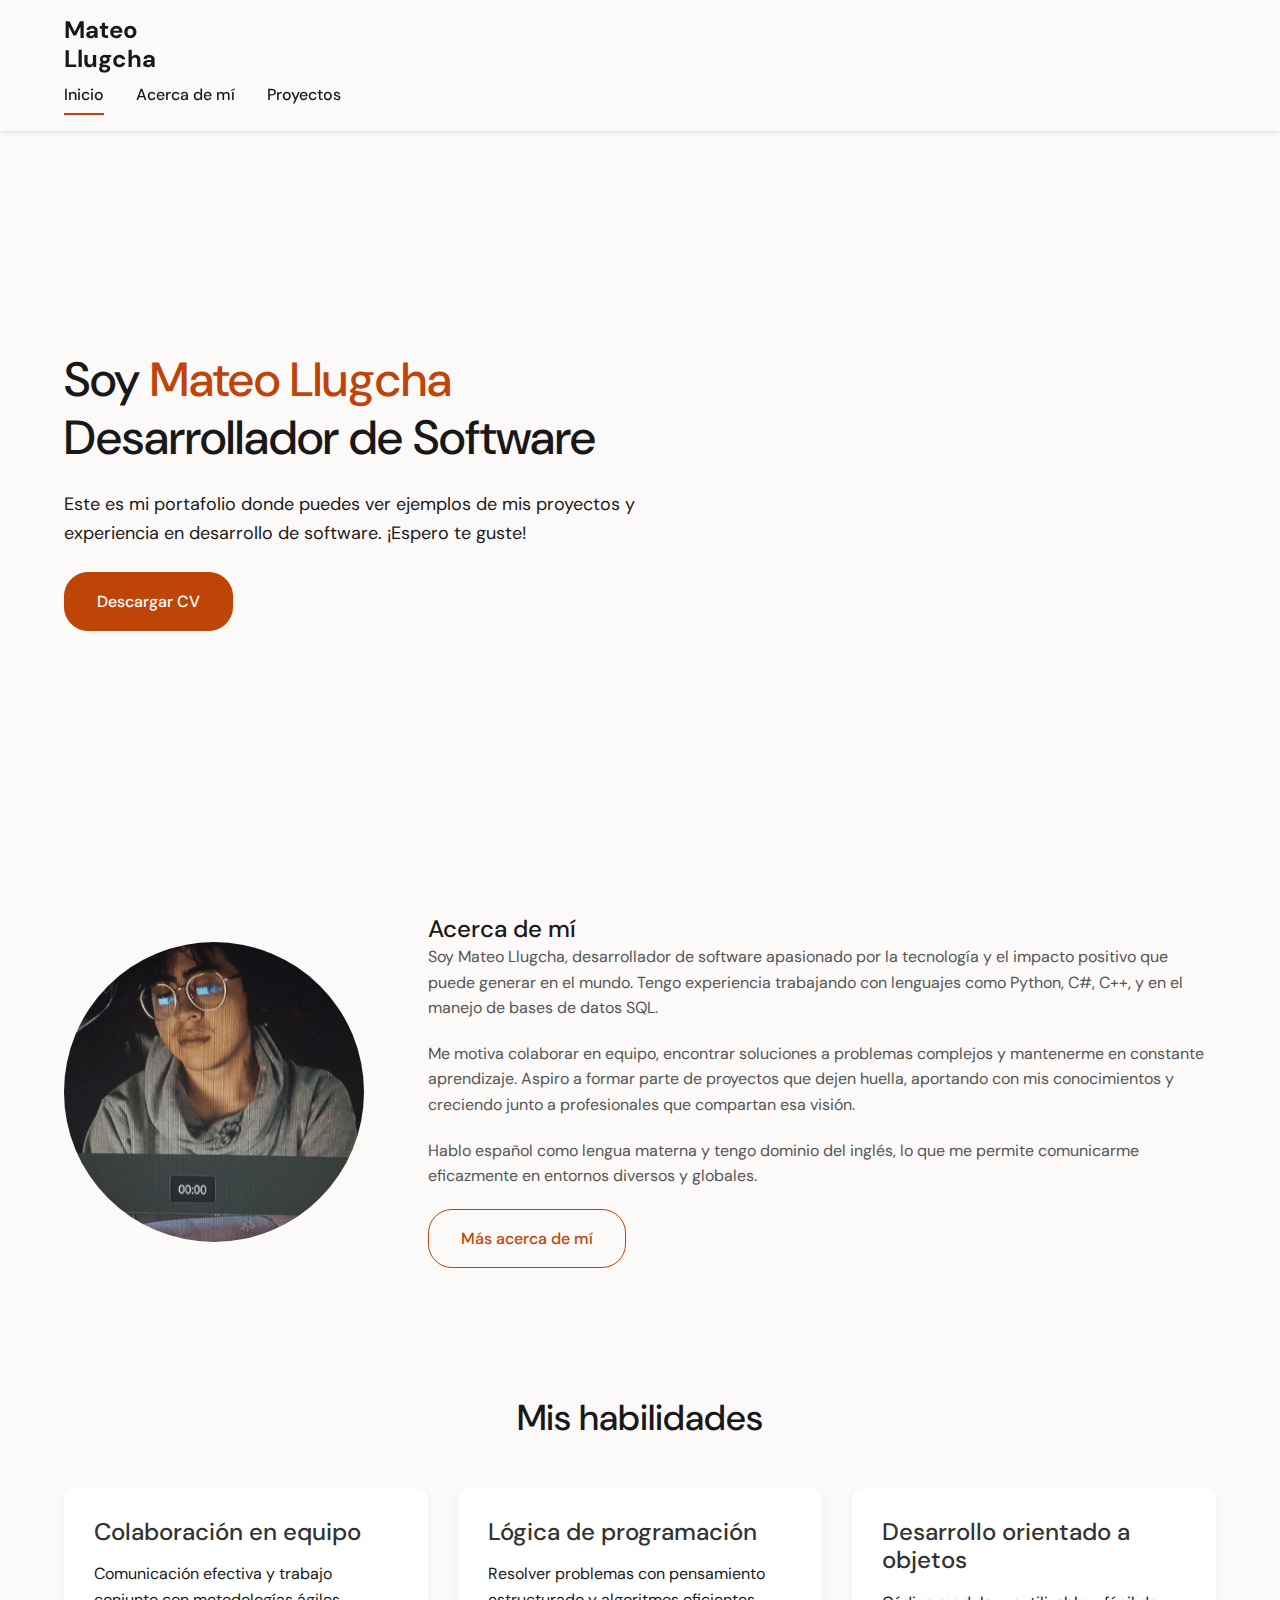
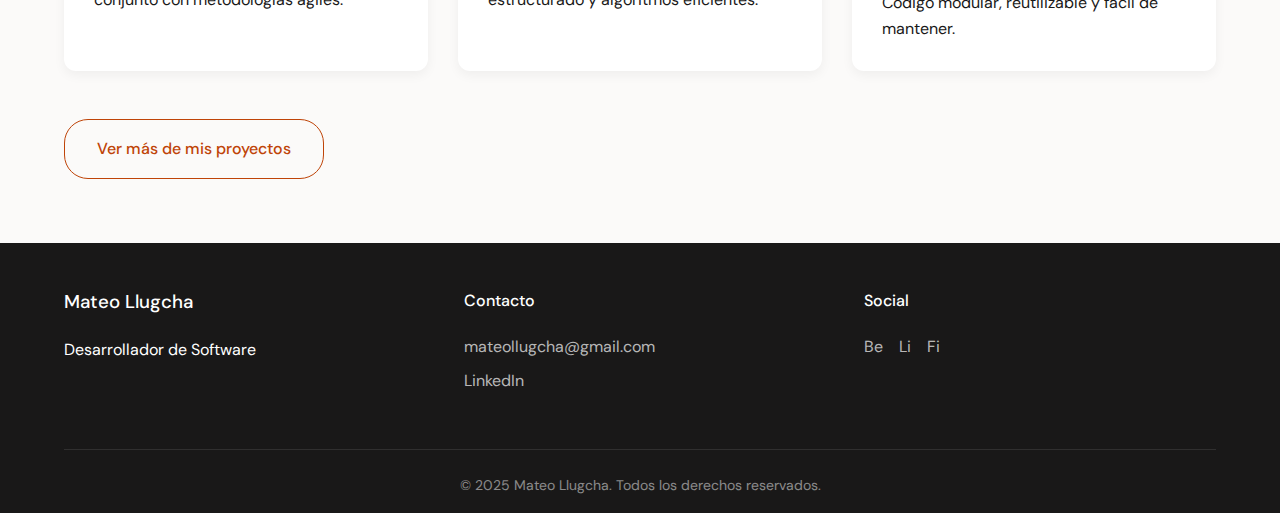
<file: index.html>
<!DOCTYPE html>
<html lang="es">
<head>
    <meta charset="UTF-8">
    <meta name="viewport" content="width=device-width, initial-scale=1.0">
    <title>Mateo Llugcha - Desarrollador de Software</title>
    <link rel="stylesheet" href="css/styles.css">
    <link href="https://fonts.googleapis.com/css2?family=DM+Sans:wght@400;500;700&display=swap" rel="stylesheet">
    <link href="https://fonts.googleapis.com/css2?family=Inter:wght@400;500&display=swap" rel="stylesheet">
</head>
<body>
    <header class="header">
        <div class="container">
            <div class="logo">
                <span>Mateo<br>Llugcha</span>
            </div>
            <nav class="nav">
                <a href="index.html" class="nav-link active">Inicio</a>
                <a href="sobremi.html" class="nav-link">Acerca de mí</a>
                <a href="proyectos.html" class="nav-link">Proyectos</a>
            </nav>
        </div>
    </header>

    <main>
        <section id="inicio" class="hero section">
            <div class="container">
                <div class="hero-content">
                    <h1>Soy <span class="highlight">Mateo Llugcha</span><br>Desarrollador de Software</h1>
                    <p class="hero-text">
                        Este es mi portafolio donde puedes ver ejemplos de mis proyectos y experiencia en desarrollo de software. 
                        ¡Espero te guste!
                    </p>
                        <a href="assets/mi-cv.pdf" download class="btn btn-primary">
                            Descargar CV
                        </a>
                </div>
            </div>
        </section>

        <section id="about" class="about section">
            <div class="container">
                <div class="about-card">
                    <img src="assets/profile.png" alt="Mateo Llugcha" class="profile-img">
                    <div class="about-content">
                        <h2>Acerca de mí</h2>
                        <div class="about-text">
                            <p>
                                Soy Mateo Llugcha, desarrollador de software apasionado por la tecnología y el impacto positivo 
                                que puede generar en el mundo. Tengo experiencia trabajando con lenguajes como Python, C#, C++, 
                                y en el manejo de bases de datos SQL.
                            </p>
                            <p>
                                Me motiva colaborar en equipo, encontrar soluciones a problemas complejos y mantenerme en 
                                constante aprendizaje. Aspiro a formar parte de proyectos que dejen huella, aportando con mis 
                                conocimientos y creciendo junto a profesionales que compartan esa visión.
                            </p>
                            <p>
                                Hablo español como lengua materna y tengo dominio del inglés, lo que me permite comunicarme 
                                eficazmente en entornos diversos y globales.
                            </p>
                        </div>
                        <a class="btn btn-outline" href="sobremi.html">
                            Más acerca de mí
                        </a>
                    </div>
                </div>
            </div>
        </section>

        <section id="skills" class="skills section">
            <div class="container">
                <h2 class="section-title">Mis habilidades</h2>
                <div class="skills-grid">
                    <div class="skill-card">
                        <h3>Colaboración en equipo</h3>
                        <p>Comunicación efectiva y trabajo conjunto con metodologías ágiles.</p>
                    </div>
                    <div class="skill-card">
                        <h3>Lógica de programación</h3>
                        <p>Resolver problemas con pensamiento estructurado y algoritmos eficientes.</p>
                    </div>
                    <div class="skill-card">
                        <h3>Desarrollo orientado a objetos</h3>
                        <p>Código modular, reutilizable y fácil de mantener.</p>
                    </div>
                </div>
                <a class="btn btn-outline" href="proyectos.html">
                    Ver más de mis proyectos
                </a>
            </div>
        </section>
    </main>

    <footer class="footer">
        <div class="container">
            <div class="footer-content">
                <div class="footer-section">
                    <h3>Mateo Llugcha</h3>
                    <p>Desarrollador de Software</p>
                </div>
                <div class="footer-section">
                    <h4>Contacto</h4>
                    <a href="mailto:mateollugcha@gmail.com">mateollugcha@gmail.com</a>
                    <a href="#">LinkedIn</a>
                </div>
                <div class="footer-section">
                    <h4>Social</h4>
                    <div class="social-links">
                        <a href="#" aria-label="Behance">Be</a>
                        <a href="#" aria-label="LinkedIn">Li</a>
                        <a href="#" aria-label="Figma">Fi</a>
                    </div>
                </div>
            </div>
            <div class="copyright">
                <p>© 2025 Mateo Llugcha. Todos los derechos reservados.</p>
            </div>
        </div>
    </footer>
</body>
</html>
</file>
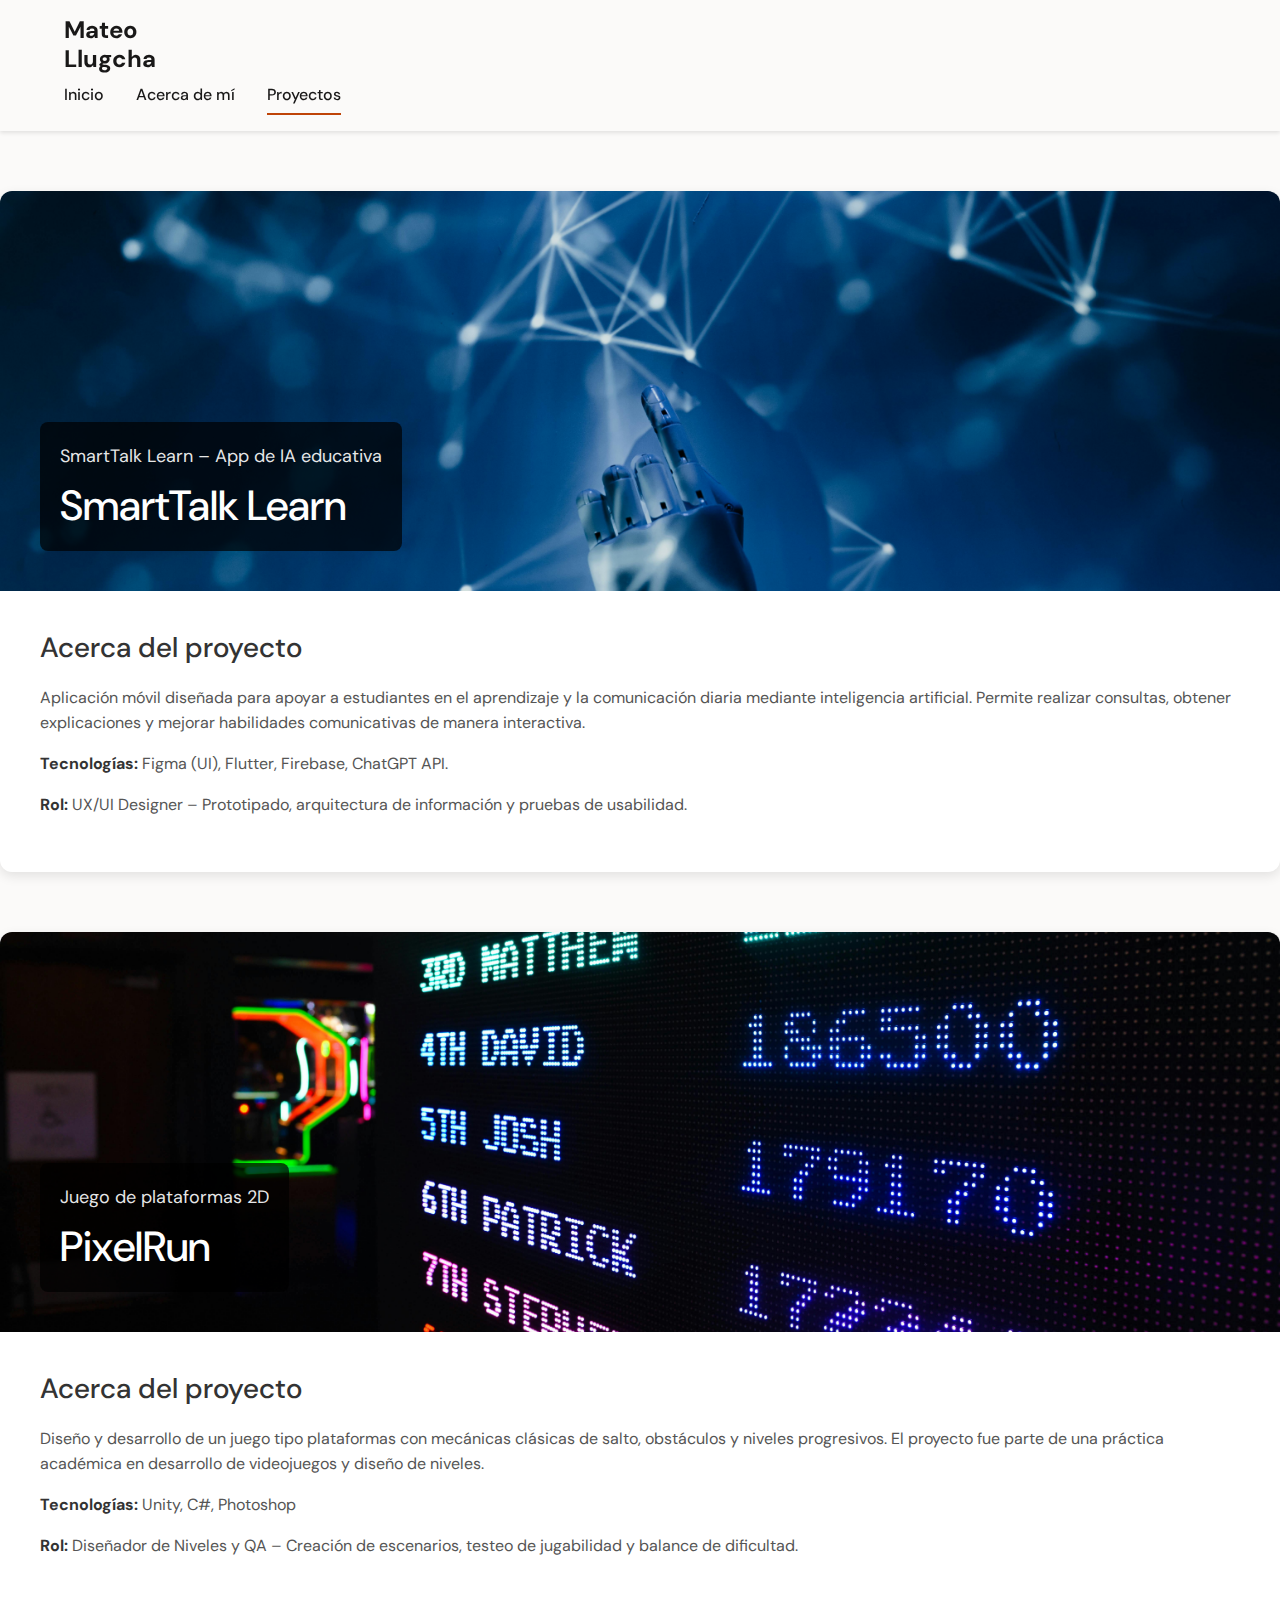
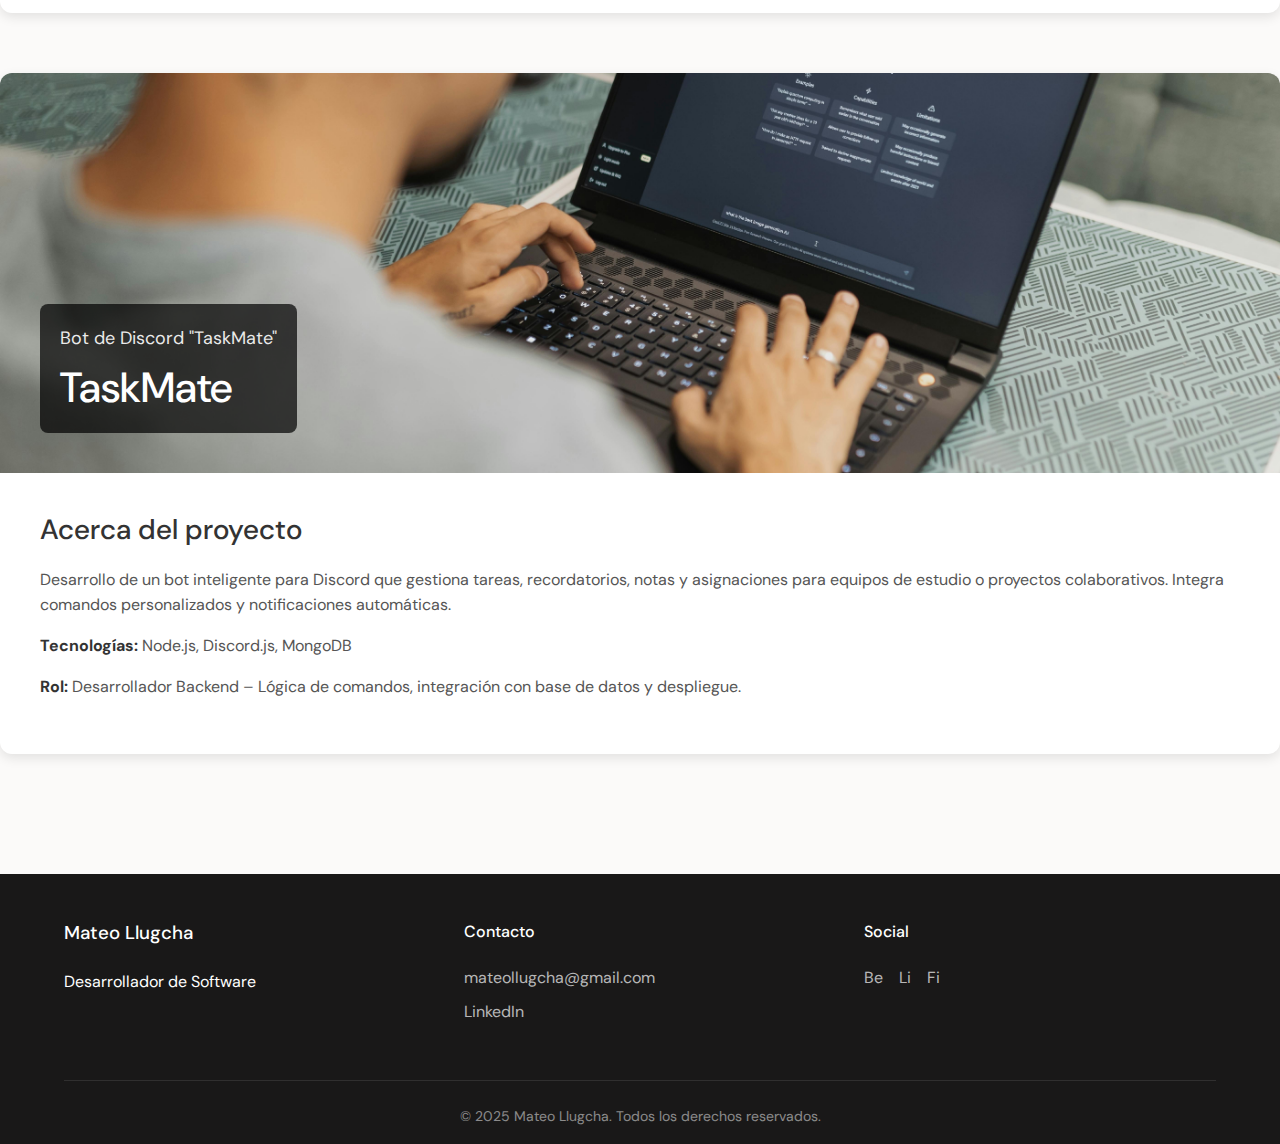
<file: proyectos.html>
<!DOCTYPE html>
<html lang="es">
<head>
    <meta charset="UTF-8">
    <meta name="viewport" content="width=device-width, initial-scale=1.0">
    <title>Mateo Llugcha - Desarrollador de Software</title>
    <link rel="stylesheet" href="css/styles.css">
    <link href="https://fonts.googleapis.com/css2?family=DM+Sans:wght@400;500;700&display=swap" rel="stylesheet">
    <link href="https://fonts.googleapis.com/css2?family=Inter:wght@400;500&display=swap" rel="stylesheet">
</head>
<body>
    <header class="header">
        <div class="container">
            <div class="logo">
                <span>Mateo<br>Llugcha</span>
            </div>
            <nav class="nav">
                <a href="index.html" class="nav-link">Inicio</a>
                <a href="sobremi.html" class="nav-link">Acerca de mí</a>
                <a href="proyectos.html" class="nav-link active">Proyectos</a>
            </nav>
        </div>
    </header>

    <main class="projects-main">
        <section class="projects-section">
            <div class="project-card">
                <div class="project-cover" style="background-image: url('assets/SmartTalk.jpg');">
                    <div class="project-header">
                        <span class="project-subtitle">SmartTalk Learn – App de IA educativa</span>
                        <h2 class="project-title">SmartTalk Learn</h2>
                    </div>
                </div>
                <div class="project-details">
                    <h3>Acerca del proyecto</h3>
                    <p>
                        Aplicación móvil diseñada para apoyar a estudiantes en el aprendizaje y la comunicación diaria 
                        mediante inteligencia artificial. Permite realizar consultas, obtener explicaciones y mejorar 
                        habilidades comunicativas de manera interactiva.
                    </p>
                    <p>
                        <strong>Tecnologías:</strong> Figma (UI), Flutter, Firebase, ChatGPT API.
                    </p>
                    <p>
                        <strong>Rol:</strong> UX/UI Designer – Prototipado, arquitectura de información y pruebas de usabilidad.
                    </p>
                </div>
            </div>

            <div class="project-card">
                <div class="project-cover" style="background-image: url('assets/pixelrun.jpg');">
                    <div class="project-header">
                        <span class="project-subtitle">Juego de plataformas 2D</span>
                        <h2 class="project-title">PixelRun</h2>
                    </div>
                </div>
                <div class="project-details">
                    <h3>Acerca del proyecto</h3>
                    <p>
                        Diseño y desarrollo de un juego tipo plataformas con mecánicas clásicas de salto, obstáculos 
                        y niveles progresivos. El proyecto fue parte de una práctica académica en desarrollo de 
                        videojuegos y diseño de niveles.
                    </p>
                    <p>
                        <strong>Tecnologías:</strong> Unity, C#, Photoshop
                    </p>
                    <p>
                        <strong>Rol:</strong> Diseñador de Niveles y QA – Creación de escenarios, testeo de jugabilidad 
                        y balance de dificultad.
                    </p>
                </div>
            </div>

            <div class="project-card">
                <div class="project-cover" style="background-image: url('assets/discord.jpg');">
                    <div class="project-header">
                        <span class="project-subtitle">Bot de Discord "TaskMate"</span>
                        <h2 class="project-title">TaskMate</h2>
                    </div>
                </div>
                <div class="project-details">
                    <h3>Acerca del proyecto</h3>
                    <p>
                        Desarrollo de un bot inteligente para Discord que gestiona tareas, recordatorios, notas y 
                        asignaciones para equipos de estudio o proyectos colaborativos. Integra comandos 
                        personalizados y notificaciones automáticas.
                    </p>
                    <p>
                        <strong>Tecnologías:</strong> Node.js, Discord.js, MongoDB
                    </p>
                    <p>
                        <strong>Rol:</strong> Desarrollador Backend – Lógica de comandos, integración con base de 
                        datos y despliegue.
                    </p>
                </div>
            </div>
        </section>
    </main>

    <footer class="footer">
        <div class="container">
            <div class="footer-content">
                <div class="footer-section">
                    <h3>Mateo Llugcha</h3>
                    <p>Desarrollador de Software</p>
                </div>
                <div class="footer-section">
                    <h4>Contacto</h4>
                    <a href="mailto:mateollugcha@gmail.com">mateollugcha@gmail.com</a>
                    <a href="#">LinkedIn</a>
                </div>
                <div class="footer-section">
                    <h4>Social</h4>
                    <div class="social-links">
                        <a href="#" aria-label="Behance">Be</a>
                        <a href="#" aria-label="LinkedIn">Li</a>
                        <a href="#" aria-label="Figma">Fi</a>
                    </div>
                </div>
            </div>
            <div class="copyright">
                <p>© 2025 Mateo Llugcha. Todos los derechos reservados.</p>
            </div>
        </div>
    </footer>
</body>
</html>
</file>
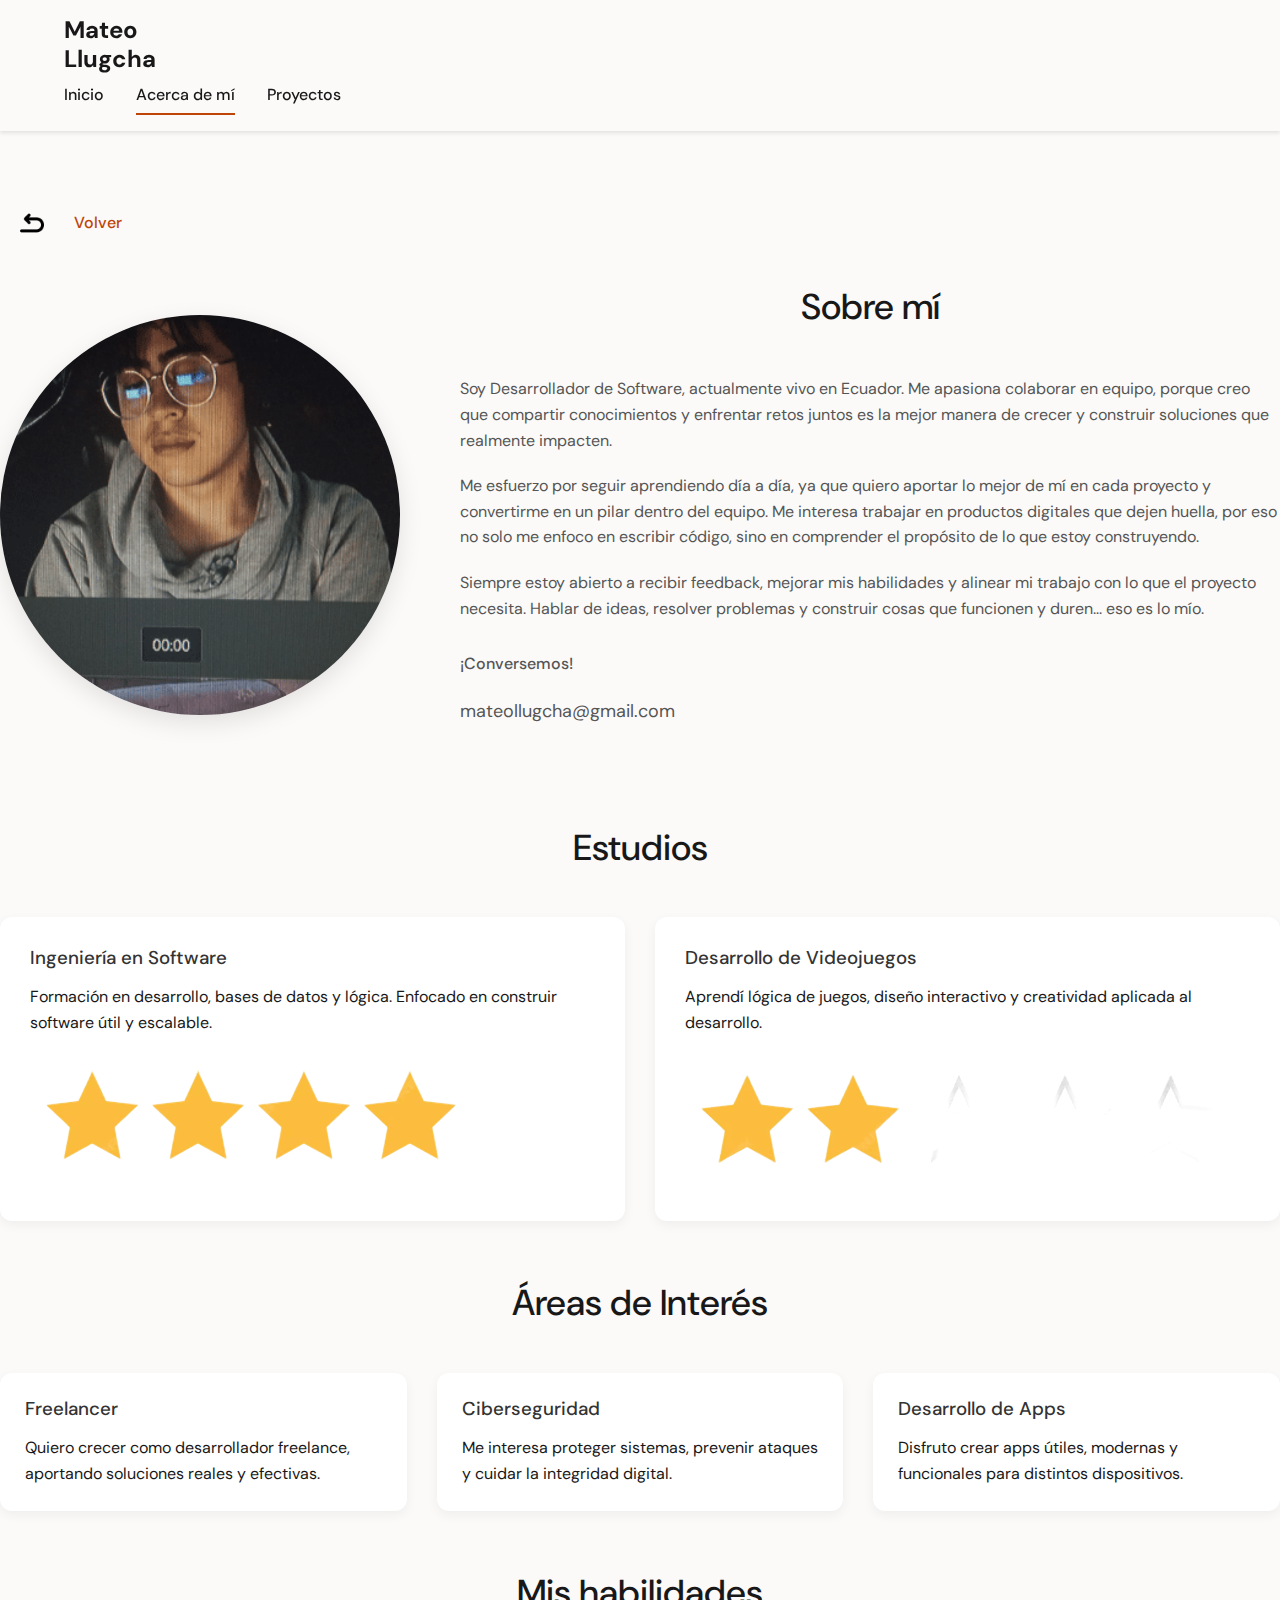
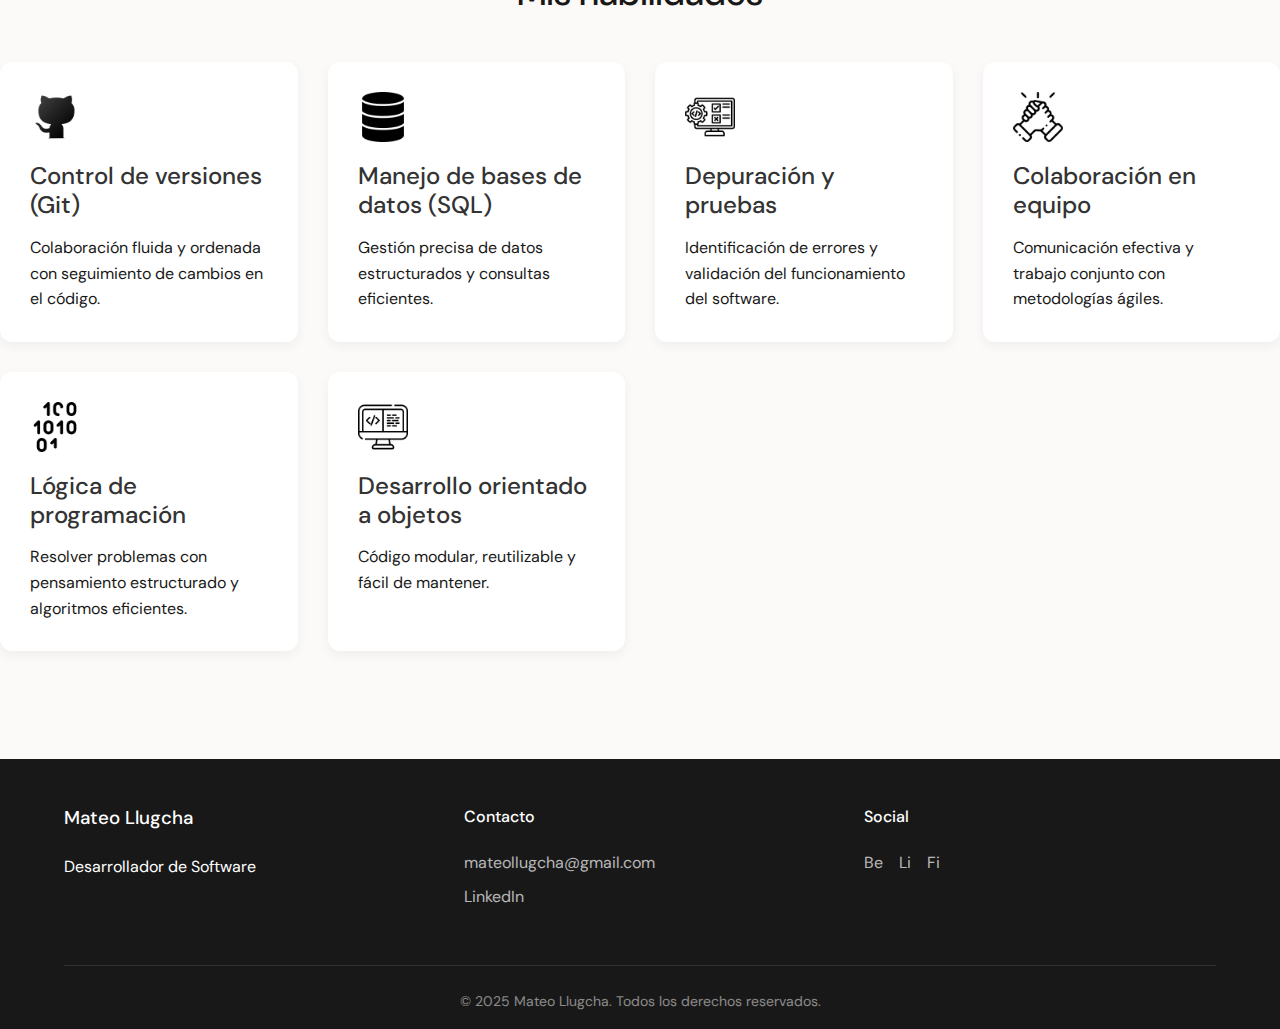
<file: sobremi.html>
<!DOCTYPE html>
<html lang="es">
<head>
    <meta charset="UTF-8">
    <meta name="viewport" content="width=device-width, initial-scale=1.0">
    <title>Mateo Llugcha - Desarrollador de Software</title>
    <link rel="stylesheet" href="css/styles.css">
    <link href="https://fonts.googleapis.com/css2?family=DM+Sans:wght@400;500;700&display=swap" rel="stylesheet">
    <link href="https://fonts.googleapis.com/css2?family=Inter:wght@400;500&display=swap" rel="stylesheet">
</head>
<body>
    <header class="header">
        <div class="container">
            <div class="logo">
                <span>Mateo<br>Llugcha</span>
            </div>
            <nav class="nav">
                <a href="index.html" class="nav-link ">Inicio</a>
                <a href="sobremi.html" class="nav-link active">Acerca de mí</a>
                <a href="proyectos.html" class="nav-link">Proyectos</a>
            </nav>
        </div>
    </header>

    <main class="about-me-main">
        <div class="back-button">
            <a href="index.html" class="btn-back">
                <img src="assets\volver.png" alt="Volver">
                <span>Volver</span>
            </a>
        </div>

        <section class="about-section">
            <div class="about-profile">
                <img src="assets/profile.png" alt="Mateo Llugcha" class="profile-image">
                <div class="about-content">
                    <h1 class="section-title">Sobre mí</h1>
                    <div class="about-text">
                        <p>
                            Soy Desarrollador de Software, actualmente vivo en Ecuador. Me apasiona colaborar en equipo, 
                            porque creo que compartir conocimientos y enfrentar retos juntos es la mejor manera de crecer 
                            y construir soluciones que realmente impacten.
                        </p>
                        <p>
                            Me esfuerzo por seguir aprendiendo día a día, ya que quiero aportar lo mejor de mí en cada 
                            proyecto y convertirme en un pilar dentro del equipo. Me interesa trabajar en productos 
                            digitales que dejen huella, por eso no solo me enfoco en escribir código, sino en comprender 
                            el propósito de lo que estoy construyendo.
                        </p>
                        <p>
                            Siempre estoy abierto a recibir feedback, mejorar mis habilidades y alinear mi trabajo con 
                            lo que el proyecto necesita. Hablar de ideas, resolver problemas y construir cosas que 
                            funcionen y duren... eso es lo mío.
                        </p>
                        <div class="contact-info">
                            <p class="highlight">¡Conversemos!</p>
                            <p class="email">mateollugcha@gmail.com</p>
                        </div>
                    </div>
                </div>
            </div>
        </section>

        <section class="education-section">
            <h2 class="section-title">Estudios</h2>
            <div class="education-cards">
                <div class="education-card">
                    <h3>Ingeniería en Software</h3>
                    <p>
                        Formación en desarrollo, bases de datos y lógica. Enfocado en construir software útil y escalable.
                    </p>
                    <div class="stars">
                        <img src="assets/4estre.png" alt="Calificación">
                    </div>
                </div>
                <div class="education-card">
                    <h3>Desarrollo de Videojuegos</h3>
                    <p>
                        Aprendí lógica de juegos, diseño interactivo y creatividad aplicada al desarrollo.
                    </p>
                    <div class="stars">
                        <img src="assets/2estre.png" alt="Calificación">
                    </div>
                </div>
            </div>
        </section>

        <section class="interests-section">
            <h2 class="section-title">Áreas de Interés</h2>
            <div class="interests-grid">
                <div class="interest-card">
                    <h3>Freelancer</h3>
                    <p>
                        Quiero crecer como desarrollador freelance, aportando soluciones reales y efectivas.
                    </p>
                </div>
                <div class="interest-card">
                    <h3>Ciberseguridad</h3>
                    <p>
                        Me interesa proteger sistemas, prevenir ataques y cuidar la integridad digital.
                    </p>
                </div>
                <div class="interest-card">
                    <h3>Desarrollo de Apps</h3>
                    <p>
                        Disfruto crear apps útiles, modernas y funcionales para distintos dispositivos.
                    </p>
                </div>
            </div>
        </section>

        <section class="skills-section">
            <h2 class="section-title">Mis habilidades</h2>
            <div class="skills-grid">
                <div class="skill-card">
                    <img src="assets/github.png" alt="Código">
                    <h3>Control de versiones (Git)</h3>
                    <p>
                        Colaboración fluida y ordenada con seguimiento de cambios en el código.
                    </p>
                </div>
                <div class="skill-card">
                    <img src="assets/base-de-datos.png" alt="Base de datos">
                    <h3>Manejo de bases de datos (SQL)</h3>
                    <p>
                        Gestión precisa de datos estructurados y consultas eficientes.
                    </p>
                </div>
                <div class="skill-card">
                    <img src="assets/pruebas.png" alt="Pruebas">
                    <h3>Depuración y pruebas</h3>
                    <p>
                        Identificación de errores y validación del funcionamiento del software.
                    </p>
                </div>
                <div class="skill-card">
                    <img src="assets/apoyar.png" alt="Equipo">
                    <h3>Colaboración en equipo</h3>
                    <p>
                        Comunicación efectiva y trabajo conjunto con metodologías ágiles.
                    </p>
                </div>
                <div class="skill-card">
                    <img src="assets/codigo-binario.png" alt="Lógica">
                    <h3>Lógica de programación</h3>
                    <p>
                        Resolver problemas con pensamiento estructurado y algoritmos eficientes.
                    </p>
                </div>
                <div class="skill-card">
                    <img src="assets/codigo.png" alt="Desarrollo">
                    <h3>Desarrollo orientado a objetos</h3>
                    <p>
                        Código modular, reutilizable y fácil de mantener.
                    </p>
                </div>
            </div>
        </section>
    </main>

    <footer class="footer">
        <div class="container">
            <div class="footer-content">
                <div class="footer-section">
                    <h3>Mateo Llugcha</h3>
                    <p>Desarrollador de Software</p>
                </div>
                <div class="footer-section">
                    <h4>Contacto</h4>
                    <a href="mailto:mateollugcha@gmail.com">mateollugcha@gmail.com</a>
                    <a href="#">LinkedIn</a>
                </div>
                <div class="footer-section">
                    <h4>Social</h4>
                    <div class="social-links">
                        <a href="#" aria-label="Behance">Be</a>
                        <a href="#" aria-label="LinkedIn">Li</a>
                        <a href="#" aria-label="Figma">Fi</a>
                    </div>
                </div>
            </div>
            <div class="copyright">
                <p>© 2025 Mateo Llugcha. Todos los derechos reservados.</p>
            </div>
        </div>
    </footer>
</body>
</html>
</file>
<file: css/styles.css>
/* Variables */
:root {
    /* Colores */
    --primary: #BF4408;
    --primary-hover: #E65103;
    --secondary: #FFFFFF;
    --secondary-hover: #FBF1EB;
    --dark: #191818;
    --light: #FBFAF9;
    --accent: #F5D1B0;
    
    /* Espacios */
    --space-xs: 8px;
    --space-sm: 16px;
    --space-md: 24px;
    --space-lg: 32px;
    --space-xl: 48px;
    --space-xxl: 64px;
    
    /* Tamaños */
    --max-width: 1200px;
    
    /* Bordes */
    --radius-sm: 4px;
    --radius-md: 8px;
    --radius-lg: 24px;
    --radius-round: 50%;
}

/* Base */
* {
    margin: 0;
    padding: 0;
    box-sizing: border-box;
}

body {
    font-family: 'DM Sans', sans-serif;
    color: var(--dark);
    background: var(--light);
    line-height: 1.6;
}

h1, h2, h3, h4 {
    font-weight: 500;
    line-height: 1.2;
}

a {
    text-decoration: none;
    color: inherit;
}

img {
    max-width: 100%;
    height: auto;
    display: block;
}

.container {
    width: 100%;
    max-width: var(--max-width);
    margin: 0 auto;
    padding: 0 var(--space-md);
}

.section {
    padding: var(--space-xxl) 0;
}

.highlight {
    color: var(--primary);
}

.center {
    display: block;
    margin: 0 auto;
    text-align: center;
}

/* Header */
.header {
    padding: var(--space-sm) 0;
    position: sticky;
    top: 0;
    background: var(--light);
    z-index: 100;
    box-shadow: 0 2px 4px rgba(0,0,0,0.1);
}

.logo {
    font-size: 24px;
    font-weight: 700;
    line-height: 1.2;
}

.nav {
    display: flex;
    gap: var(--space-lg);
}

.nav-link {
    font-weight: 500;
    padding: var(--space-xs) 0;
    position: relative;
}

.nav-link.active::after {
    content: '';
    position: absolute;
    bottom: 0;
    left: 0;
    width: 100%;
    height: 2px;
    background: var(--primary);
}

/* Hero */
.hero {
    min-height: 80vh;
    display: flex;
    align-items: center;
}

.hero-content {
    max-width: 600px;
}

.hero h1 {
    font-size: 48px;
    margin-bottom: var(--space-md);
}

.hero-text {
    margin: var(--space-md) 0;
    font-size: 18px;
}

/* About */
.about-card {
    display: flex;
    gap: var(--space-xxl);
    align-items: center;
}

.profile-img {
    width: 300px;
    height: 300px;
    border-radius: var(--radius-round);
    object-fit: cover;
}

.about-content {
    flex: 1;
}

.about-text p {
    margin-bottom: var(--space-md);
}

/* Skills */
.section-title {
    text-align: center;
    margin-bottom: var(--space-xl);
    font-size: 36px;
}

.skills-grid {
    display: grid;
    grid-template-columns: repeat(auto-fit, minmax(300px, 1fr));
    gap: var(--space-lg);
    margin-bottom: var(--space-xl);
}

.skill-card {
    background: var(--secondary);
    padding: var(--space-lg);
    border-radius: var(--radius-md);
    box-shadow: 0 4px 12px rgba(0,0,0,0.05);
    transition: transform 0.3s ease;
}

.skill-card:hover {
    transform: translateY(-5px);
}

.skill-card h3 {
    margin-bottom: var(--space-sm);
    font-size: 24px;
}

/* Footer */
.footer {
    background: var(--dark);
    color: var(--secondary);
    padding: var(--space-xl) 0 var(--space-sm);
}

.footer-content {
    display: grid;
    grid-template-columns: repeat(auto-fit, minmax(200px, 1fr));
    gap: var(--space-xl);
    margin-bottom: var(--space-xl);
}

.footer-section h3, 
.footer-section h4 {
    margin-bottom: var(--space-md);
    color: var(--secondary);
}

.footer-section a {
    display: block;
    margin-bottom: var(--space-xs);
    color: rgba(255,255,255,0.7);
}

.footer-section a:hover {
    color: var(--secondary);
}

.social-links {
    display: flex;
    gap: var(--space-sm);
}

.copyright {
    text-align: center;
    padding-top: var(--space-md);
    border-top: 1px solid rgba(255,255,255,0.1);
    color: rgba(255,255,255,0.5);
    font-size: 14px;
}

/* Botones */
.btn {
    display: inline-flex;
    align-items: center;
    justify-content: center;
    gap: var(--space-xs);
    padding: var(--space-sm) var(--space-lg);
    border-radius: var(--radius-lg);
    font-weight: 500;
    cursor: pointer;
    transition: all 0.3s ease;
}

.btn-primary {
    background: var(--primary);
    color: var(--secondary);
    border: 1px solid var(--primary);
}

.btn-primary:hover {
    background: var(--primary-hover);
    border-color: var(--primary-hover);
}

.btn-outline {
    background: transparent;
    color: var(--primary);
    border: 1px solid var(--primary);
}

.btn-outline:hover {
    background: var(--primary);
    color: var(--secondary);
}

/* Responsive */
@media (max-width: 768px) {
    .hero h1 {
        font-size: 36px;
    }
    
    .about-card {
        flex-direction: column;
        gap: var(--space-xl);
    }
    
    .profile-img {
        width: 200px;
        height: 200px;
    }
    
    .section-title {
        font-size: 30px;
    }
}

@media (max-width: 480px) {
    .nav {
        gap: var(--space-md);
    }
    
    .hero h1 {
        font-size: 28px;
    }
    
    .section {
        padding: var(--space-xl) 0;
    }
    
    .skills-grid {
        grid-template-columns: 1fr;
    }
}


/* Estilos específicos para la página de proyectos */
.projects-page {
    background-color: #f9f9f9;
}

.projects-main {
    padding: 60px 0;
}

.project-card {
    background: white;
    border-radius: 12px;
    overflow: hidden;
    box-shadow: 0 4px 12px rgba(0, 0, 0, 0.1);
    margin-bottom: 60px;
    transition: transform 0.3s ease, box-shadow 0.3s ease;
}

.project-card:hover {
    transform: translateY(-5px);
    box-shadow: 0 8px 24px rgba(0, 0, 0, 0.15);
}

.project-cover {
    height: 400px;
    background-size: cover;
    background-position: center;
    position: relative;
    display: flex;
    align-items: flex-end;
    padding: 40px;
}

.project-header {
    background: rgba(0, 0, 0, 0.7);
    padding: 20px;
    border-radius: 8px;
    color: white;
    max-width: 80%;
}

.project-title {
    font-size: 42px;
    margin: 10px 0 0;
    color: white;
}

.project-subtitle {
    font-size: 18px;
    opacity: 0.9;
}

.project-details {
    padding: 40px;
}

.project-details h3 {
    font-size: 28px;
    margin-bottom: 20px;
    color: #333;
}

.project-details p {
    margin-bottom: 15px;
    line-height: 1.6;
    color: #555;
}

.project-details strong {
    color: #333;
}

/* Responsive */
@media (max-width: 768px) {
    .project-cover {
        height: 300px;
        padding: 20px;
    }
    
    .project-title {
        font-size: 32px;
    }
    
    .project-details {
        padding: 30px;
    }
}

@media (max-width: 480px) {
    .project-cover {
        height: 250px;
    }
    
    .project-header {
        max-width: 100%;
    }
    
    .project-title {
        font-size: 28px;
    }
    
    .project-details {
        padding: 20px;
    }
    
    .project-details h3 {
        font-size: 24px;
    }
}

/* Estilos específicos para la página "Acerca de Mí" */
.about-me-page {
    background-color: #f9f9f9;
}

.about-me-main {
    padding: 60px 0;
}

.back-button {
    margin-bottom: 30px;
}

.back-button img {
    width: 24px;
    height: 24px;
    margin: 20px;
}

.btn-back {
    display: inline-flex;
    align-items: center;
    gap: 10px;
    color: var(--primary);
    font-weight: 500;
    transition: opacity 0.3s ease;
}

.btn-back:hover {
    opacity: 0.8;
}

.about-profile {
    display: flex;
    gap: 60px;
    align-items: center;
    margin-bottom: 80px;
}

.profile-image {
    width: 400px;
    height: 400px;
    border-radius: 50%;
    object-fit: cover;
    box-shadow: 0 8px 24px rgba(0, 0, 0, 0.1);
}

.about-content {
    flex: 1;
}

.about-text p {
    margin-bottom: 20px;
    line-height: 1.6;
    color: #555;
}

.contact-info {
    margin-top: 30px;
}

.highlight {
    color: var(--primary);
    font-weight: 500;
}

.email {
    font-size: 18px;
    color: #333;
}

/* Sección de Educación */
.education-cards {
    display: grid;
    grid-template-columns: repeat(auto-fit, minmax(300px, 1fr));
    gap: 30px;
    margin-bottom: 60px;
}

.education-card {
    background: white;
    padding: 30px;
    border-radius: 12px;
    box-shadow: 0 4px 12px rgba(0, 0, 0, 0.05);
}

.education-card h3 {
    margin-bottom: 15px;
    color: #333;
}

.stars {
    margin-top: 20px;
}

/* Sección de Intereses */
.interests-grid {
    display: grid;
    grid-template-columns: repeat(auto-fit, minmax(250px, 1fr));
    gap: 30px;
    margin-bottom: 60px;
}

.interest-card {
    background: white;
    padding: 25px;
    border-radius: 12px;
    box-shadow: 0 4px 12px rgba(0, 0, 0, 0.05);
}

.interest-card h3 {
    margin-bottom: 15px;
    color: #333;
}

/* Sección de Habilidades */
.skills-grid {
    display: grid;
    grid-template-columns: repeat(auto-fit, minmax(250px, 1fr));
    gap: 30px;
}

.skill-card {
    background: white;
    padding: 30px;
    border-radius: 12px;
    box-shadow: 0 4px 12px rgba(0, 0, 0, 0.05);
    transition: transform 0.3s ease;
}

.skill-card:hover {
    transform: translateY(-5px);
}

.skill-card img {
    width: 50px;
    height: 50px;
    margin-bottom: 20px;
}

.skill-card h3 {
    margin-bottom: 15px;
    color: #333;
}

/* Responsive */
@media (max-width: 1024px) {
    .about-profile {
        flex-direction: column;
        gap: 40px;
    }
    
    .profile-image {
        width: 300px;
        height: 300px;
    }
}

@media (max-width: 768px) {
    .about-me-main {
        padding: 40px 0;
    }
    
    .education-cards,
    .interests-grid,
    .skills-grid {
        grid-template-columns: 1fr;
    }
}

@media (max-width: 480px) {
    .profile-image {
        width: 250px;
        height: 250px;
    }
    
    .about-text p {
        font-size: 15px;
    }
    
    .education-card,
    .interest-card,
    .skill-card {
        padding: 20px;
    }
}
a:focus, button:focus, input:focus {
  outline: 3px solid #00f;
  outline-offset: 2px;
}
</file>
